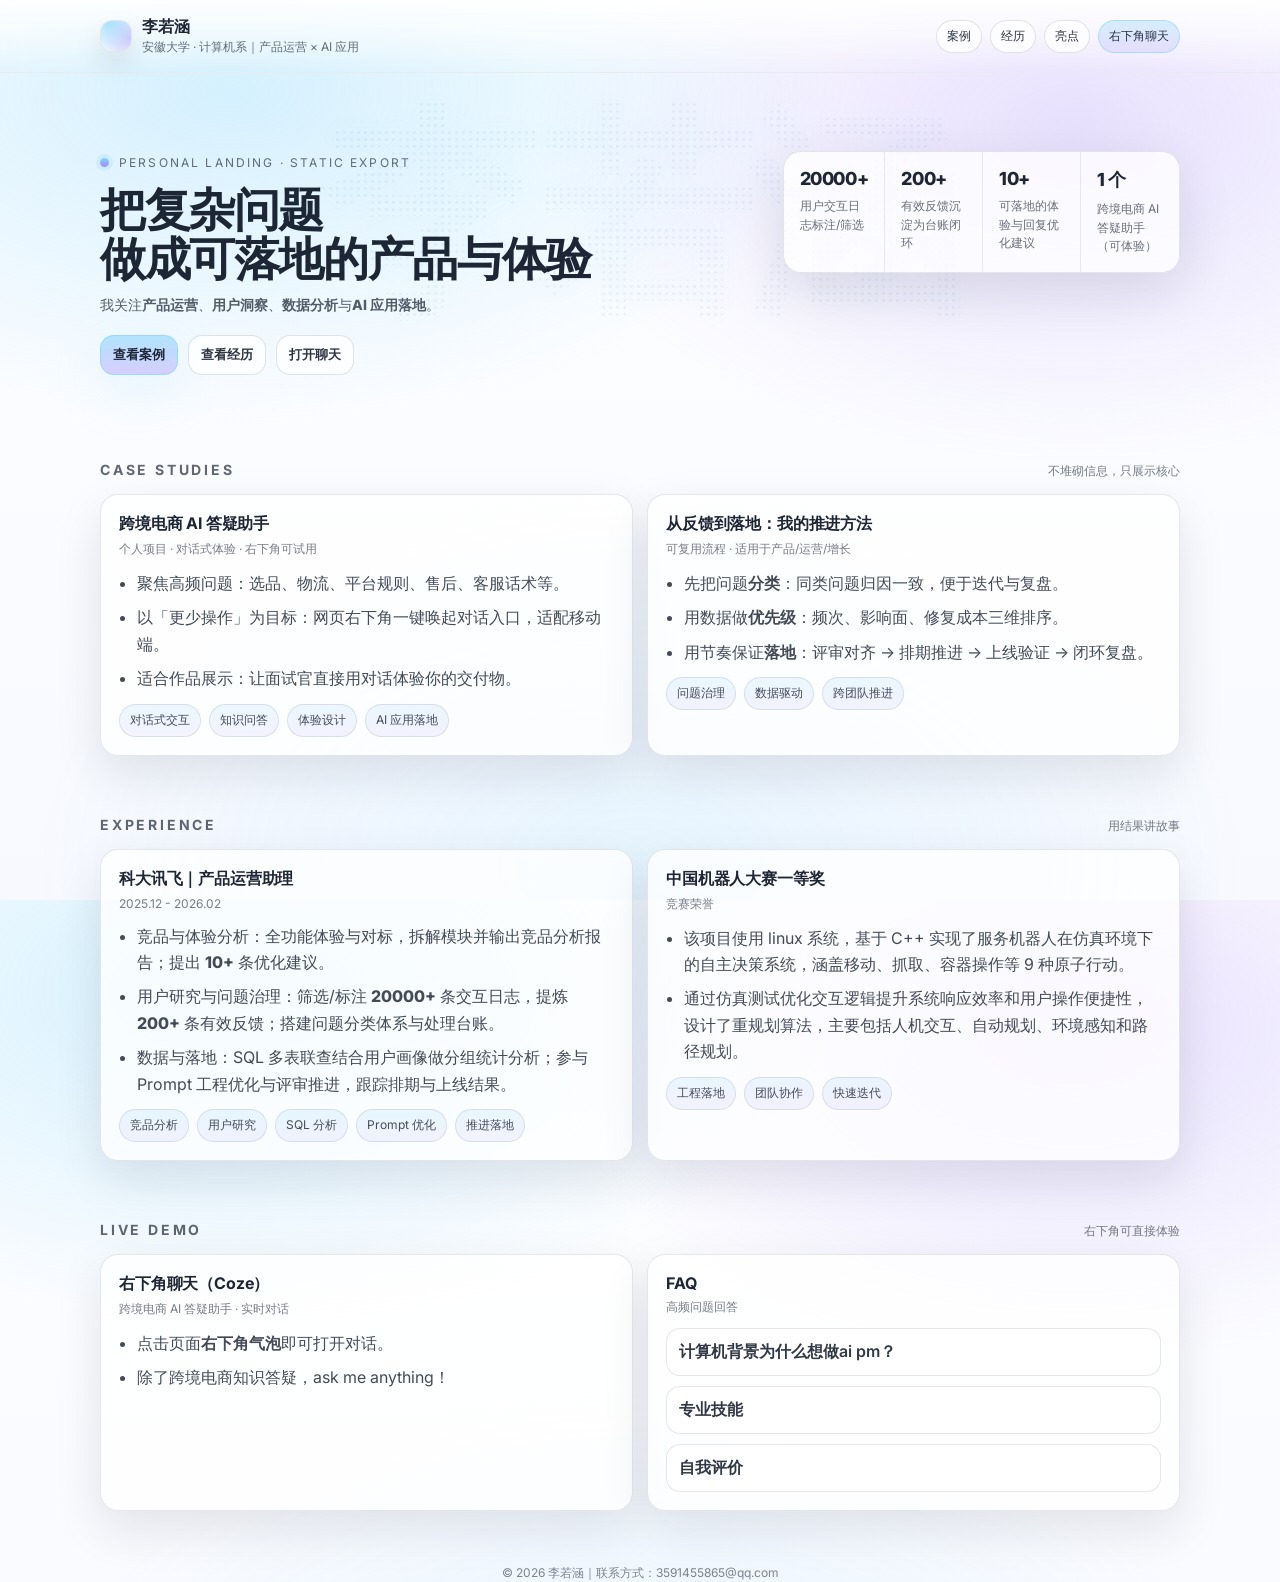
<file: cursor project/index.html>
﻿<!doctype html>
<html lang="zh-CN">
  <head>
    <meta charset="utf-8" />
    <meta name="viewport" content="width=device-width, initial-scale=1" />
    <title>李若涵｜个人主页</title>
    <meta
      name="description"
      content="李若涵｜安徽大学计算机系｜产品运营 × AI 应用。科大讯飞产品运营助理实习、中国机器人大赛一等奖、跨境电商 AI 答疑助手（右下角可体验）。"
    />
    <meta property="og:title" content="李若涵｜个人主页" />
    <meta
      property="og:description"
      content="产品运营 × AI 应用：案例、经历与右下角实时聊天 Demo。"
    />
    <meta property="og:type" content="website" />
    <meta name="theme-color" content="#F7F9FF" />
    <link rel="icon" href="favicon.svg" />

    <link rel="preconnect" href="https://fonts.googleapis.com" />
    <link rel="preconnect" href="https://fonts.gstatic.com" crossorigin />
    <link
      href="https://fonts.googleapis.com/css2?family=Inter:wght@400;500;600;700;800&display=swap"
      rel="stylesheet"
    />

    <style>
      :root {
        --bg0: #ffffff;
        --bg1: #f7f9ff;
        --text: rgba(16, 24, 40, 0.94);
        --muted: rgba(16, 24, 40, 0.62);
        --line: rgba(16, 24, 40, 0.12);
        --panel: rgba(255, 255, 255, 0.78);
        --panel2: rgba(255, 255, 255, 0.58);
        --a1: #7dd3fc; /* 淡蓝 */
        --a2: #a78bfa; /* 淡紫 */
        --shadow: 0 18px 55px rgba(16, 24, 40, 0.12);
      }

      * { box-sizing: border-box; }
      html, body { height: 100%; }
      body {
        margin: 0;
        font-family: Inter, ui-sans-serif, system-ui, -apple-system, "Segoe UI", Roboto, "PingFang SC",
          "Hiragino Sans GB", "Microsoft YaHei", "Noto Sans CJK SC", Arial, sans-serif;
        color: var(--text);
        background:
          radial-gradient(980px 540px at 18% 10%, rgba(125, 211, 252, 0.32), transparent 62%),
          radial-gradient(900px 560px at 84% 14%, rgba(167, 139, 250, 0.26), transparent 60%),
          radial-gradient(1100px 680px at 50% 96%, rgba(125, 211, 252, 0.14), transparent 55%),
          linear-gradient(180deg, var(--bg0), var(--bg1));
      }
      body::before {
        content: "";
        position: fixed;
        inset: 0;
        pointer-events: none;
        background:
          radial-gradient(1px 1px at 12% 22%, rgba(16, 24, 40, 0.08), transparent 60%),
          radial-gradient(1px 1px at 78% 34%, rgba(16, 24, 40, 0.06), transparent 60%),
          radial-gradient(1px 1px at 44% 66%, rgba(16, 24, 40, 0.06), transparent 60%),
          radial-gradient(1px 1px at 65% 78%, rgba(16, 24, 40, 0.05), transparent 60%);
        opacity: 0.28;
        mix-blend-mode: multiply;
      }

      a { color: inherit; text-decoration: none; }
      strong { font-weight: 800; }

      .container {
        width: min(1080px, calc(100% - 40px));
        margin: 0 auto;
      }

      .nav {
        position: sticky;
        top: 0;
        z-index: 20;
        padding: 16px 0;
        backdrop-filter: blur(12px);
        background: linear-gradient(180deg, rgba(255, 255, 255, 0.92), rgba(255, 255, 255, 0.55), rgba(255, 255, 255, 0));
        border-bottom: 1px solid rgba(16, 24, 40, 0.08);
      }
      .nav-inner {
        display: flex;
        align-items: center;
        justify-content: space-between;
        gap: 14px;
      }
      .brand {
        display: flex;
        align-items: center;
        gap: 10px;
        min-width: 0;
      }
      .mark {
        width: 32px;
        height: 32px;
        border-radius: 12px;
        border: 1px solid rgba(16, 24, 40, 0.10);
        background: rgba(255, 255, 255, 0.75);
        box-shadow: 0 12px 28px rgba(16, 24, 40, 0.10);
        position: relative;
        overflow: hidden;
      }
      .mark::after {
        content: "";
        position: absolute;
        inset: -40%;
        background:
          radial-gradient(circle at 30% 30%, rgba(125, 211, 252, 0.85), rgba(125, 211, 252, 0) 60%),
          radial-gradient(circle at 75% 45%, rgba(167, 139, 250, 0.65), rgba(167, 139, 250, 0) 60%);
        transform: rotate(18deg);
        opacity: 0.75;
      }
      .brand-title {
        display: grid;
        gap: 1px;
        min-width: 0;
      }
      .brand-title strong {
        font-weight: 800;
        letter-spacing: 0.2px;
        white-space: nowrap;
        overflow: hidden;
        text-overflow: ellipsis;
      }
      .brand-title span {
        font-size: 12px;
        color: var(--muted);
        white-space: nowrap;
        overflow: hidden;
        text-overflow: ellipsis;
      }
      .nav-links {
        display: flex;
        flex-wrap: wrap;
        justify-content: flex-end;
        gap: 8px;
      }
      .chip {
        display: inline-flex;
        align-items: center;
        gap: 8px;
        padding: 7px 10px;
        border-radius: 999px;
        border: 1px solid rgba(16, 24, 40, 0.12);
        background: rgba(255, 255, 255, 0.72);
        color: rgba(16, 24, 40, 0.88);
        font-size: 12px;
        transition: transform 160ms ease, background 160ms ease, border-color 160ms ease;
      }
      .chip:hover {
        transform: translateY(-1px);
        background: rgba(255, 255, 255, 0.90);
        border-color: rgba(16, 24, 40, 0.18);
      }
      .chip.primary {
        border-color: rgba(125, 211, 252, 0.55);
        background: linear-gradient(180deg, rgba(125, 211, 252, 0.30), rgba(167, 139, 250, 0.18));
      }

      .hero {
        position: relative;
        margin: 44px 0 0;
        padding: 34px 0 26px;
      }
      .watermark {
        position: absolute;
        inset: -16px 0 auto 0;
        display: grid;
        place-items: center;
        pointer-events: none;
        opacity: 0.24;
      }
      .watermark span {
        font-weight: 800;
        letter-spacing: -0.03em;
        line-height: 1;
        font-size: min(22vw, 220px);
        background-image: radial-gradient(rgba(16, 24, 40, 0.18) 1px, transparent 1.7px);
        background-size: 7px 7px;
        -webkit-background-clip: text;
        background-clip: text;
        color: transparent;
        text-shadow: 0 0 24px rgba(125, 211, 252, 0.12);
      }
      .hero-grid {
        position: relative;
        z-index: 1;
        display: grid;
        grid-template-columns: 1.25fr 0.75fr;
        gap: 20px;
        align-items: start;
      }
      @media (max-width: 920px) {
        .hero-grid { grid-template-columns: 1fr; }
      }
      .eyebrow {
        display: inline-flex;
        align-items: center;
        gap: 10px;
        font-size: 12px;
        color: rgba(16, 24, 40, 0.62);
        letter-spacing: 0.18em;
        text-transform: uppercase;
      }
      .dot {
        width: 9px;
        height: 9px;
        border-radius: 999px;
        background: linear-gradient(180deg, var(--a1), var(--a2));
        box-shadow: 0 0 0 4px rgba(125, 211, 252, 0.18);
      }
      .title {
        margin: 14px 0 10px;
        font-weight: 800;
        letter-spacing: -0.03em;
        line-height: 1.06;
        font-size: 46px;
      }
      @media (max-width: 520px) {
        .title { font-size: 34px; }
      }
      .subtitle {
        margin: 0;
        color: rgba(16, 24, 40, 0.70);
        line-height: 1.75;
        font-size: 14px;
        max-width: 72ch;
      }
      .cta {
        margin-top: 18px;
        display: flex;
        flex-wrap: wrap;
        gap: 10px;
        align-items: center;
      }
      .btn {
        display: inline-flex;
        align-items: center;
        justify-content: center;
        padding: 10px 12px;
        border-radius: 14px;
        border: 1px solid rgba(16, 24, 40, 0.12);
        background: rgba(255, 255, 255, 0.76);
        color: rgba(16, 24, 40, 0.88);
        font-weight: 600;
        font-size: 13px;
        transition: transform 160ms ease, background 160ms ease, border-color 160ms ease;
      }
      .btn:hover {
        transform: translateY(-1px);
        background: rgba(255, 255, 255, 0.92);
        border-color: rgba(16, 24, 40, 0.18);
      }
      .btn.primary {
        color: rgba(16, 24, 40, 0.92);
        border-color: rgba(125, 211, 252, 0.55);
        background: linear-gradient(180deg, rgba(125, 211, 252, 0.55), rgba(167, 139, 250, 0.40));
        box-shadow: 0 18px 52px rgba(125, 211, 252, 0.16);
      }

      .stats {
        border: 1px solid rgba(16, 24, 40, 0.10);
        border-radius: 18px;
        background: rgba(255, 255, 255, 0.78);
        box-shadow: var(--shadow);
        overflow: hidden;
      }
      .stats-row {
        display: grid;
        grid-template-columns: repeat(4, 1fr);
      }
      @media (max-width: 920px) {
        .stats-row { grid-template-columns: repeat(2, 1fr); }
      }
      @media (max-width: 520px) {
        .stats-row { grid-template-columns: 1fr; }
      }
      .stat {
        padding: 16px 16px;
        border-right: 1px solid rgba(16, 24, 40, 0.08);
      }
      .stat:last-child { border-right: 0; }
      .stat strong {
        display: block;
        font-size: 18px;
        letter-spacing: -0.02em;
      }
      .stat span {
        display: block;
        margin-top: 8px;
        color: rgba(16, 24, 40, 0.62);
        font-size: 12px;
        line-height: 1.55;
      }

      .section {
        margin-top: 54px;
        padding-top: 6px;
      }
      .section-head {
        display: flex;
        align-items: baseline;
        justify-content: space-between;
        gap: 14px;
        margin-bottom: 14px;
      }
      .section-head h2 {
        margin: 0;
        font-size: 14px;
        letter-spacing: 0.20em;
        text-transform: uppercase;
        color: rgba(16, 24, 40, 0.66);
      }
      .section-head p {
        margin: 0;
        color: rgba(16, 24, 40, 0.56);
        font-size: 12px;
      }
      .grid {
        display: grid;
        grid-template-columns: 1fr 1fr;
        gap: 14px;
      }
      @media (max-width: 920px) {
        .grid { grid-template-columns: 1fr; }
      }
      .card {
        border: 1px solid rgba(16, 24, 40, 0.10);
        border-radius: 18px;
        background: rgba(255, 255, 255, 0.78);
        padding: 18px 18px;
        box-shadow: 0 18px 48px rgba(16, 24, 40, 0.10);
      }
      .card h3 {
        margin: 0;
        font-size: 16px;
        letter-spacing: -0.01em;
      }
      .meta {
        margin-top: 6px;
        color: rgba(16, 24, 40, 0.56);
        font-size: 12px;
      }
      .list {
        margin: 12px 0 0;
        padding-left: 18px;
        color: rgba(16, 24, 40, 0.78);
      }
      .list li {
        margin: 8px 0;
        line-height: 1.65;
      }
      .tags {
        margin-top: 12px;
        display: flex;
        flex-wrap: wrap;
        gap: 8px;
      }
      .tag {
        padding: 7px 10px;
        border-radius: 999px;
        border: 1px solid rgba(16, 24, 40, 0.10);
        background: linear-gradient(180deg, rgba(125, 211, 252, 0.14), rgba(167, 139, 250, 0.10));
        color: rgba(16, 24, 40, 0.76);
        font-size: 12px;
      }

      .faq {
        margin-top: 12px;
        display: grid;
        gap: 10px;
      }
      details {
        border: 1px solid rgba(16, 24, 40, 0.10);
        border-radius: 14px;
        background: rgba(255, 255, 255, 0.72);
        padding: 12px 12px;
      }
      summary {
        cursor: pointer;
        list-style: none;
        font-weight: 600;
        color: rgba(16, 24, 40, 0.86);
      }
      summary::-webkit-details-marker { display: none; }
      details p {
        margin: 10px 0 0;
        color: rgba(16, 24, 40, 0.70);
        line-height: 1.7;
        font-size: 13px;
      }

      footer {
        margin: 54px 0 28px;
        color: rgba(16, 24, 40, 0.52);
        font-size: 12px;
        text-align: center;
      }

      @media (prefers-reduced-motion: reduce) {
        .chip, .btn { transition: none; }
      }
    </style>
  </head>
  <body>
    <div class="nav">
      <div class="container nav-inner">
        <div class="brand">
          <div class="mark" aria-hidden="true"></div>
          <div class="brand-title">
            <strong>李若涵</strong>
            <span>安徽大学 · 计算机系｜产品运营 × AI 应用</span>
          </div>
        </div>
        <div class="nav-links">
          <a class="chip" href="#cases">案例</a>
          <a class="chip" href="#experience">经历</a>
          <a class="chip" href="#highlights">亮点</a>
          <a class="chip primary" href="#chat">右下角聊天</a>
        </div>
      </div>
    </div>

    <main class="container">
      <section class="hero" aria-label="Hero">
        <div class="watermark" aria-hidden="true"><span>李若涵</span></div>

        <div class="hero-grid">
          <div>
            <div class="eyebrow"><span class="dot"></span> personal landing · static export</div>
            <div class="title">把复杂问题<br />做成可落地的产品与体验</div>
            <p class="subtitle">
              我关注<strong>产品运营</strong>、<strong>用户洞察</strong>、<strong>数据分析</strong>与<strong>AI 应用落地</strong>。
              
            </p>
            <div class="cta">
              <a class="btn primary" href="#cases">查看案例</a>
              <a class="btn" href="#experience">查看经历</a>
              <a class="btn" href="#chat">打开聊天</a>
            </div>
          </div>

          <div class="stats" aria-label="Stats">
            <div class="stats-row">
              <div class="stat">
                <strong>20000+</strong>
                <span>用户交互日志标注/筛选</span>
              </div>
              <div class="stat">
                <strong>200+</strong>
                <span>有效反馈沉淀为台账闭环</span>
              </div>
              <div class="stat">
                <strong>10+</strong>
                <span>可落地的体验与回复优化建议</span>
              </div>
              <div class="stat">
                <strong>1 个</strong>
                <span>跨境电商 AI 答疑助手（可体验）</span>
              </div>
            </div>
          </div>
        </div>
      </section>

      <section class="section" id="cases">
        <div class="section-head">
          <h2>Case Studies</h2>
          <p>不堆砌信息，只展示核心</p>
        </div>
        <div class="grid">
          <article class="card">
            <h3>跨境电商 AI 答疑助手</h3>
            <div class="meta">个人项目 · 对话式体验 · 右下角可试用</div>
            <ul class="list">
              <li>聚焦高频问题：选品、物流、平台规则、售后、客服话术等。</li>
              <li>以「更少操作」为目标：网页右下角一键唤起对话入口，适配移动端。</li>
              <li>适合作品展示：让面试官直接用对话体验你的交付物。</li>
            </ul>
            <div class="tags">
              <span class="tag">对话式交互</span>
              <span class="tag">知识问答</span>
              <span class="tag">体验设计</span>
              <span class="tag">AI 应用落地</span>
            </div>
          </article>

          <article class="card">
            <h3>从反馈到落地：我的推进方法</h3>
            <div class="meta">可复用流程 · 适用于产品/运营/增长</div>
            <ul class="list">
              <li>先把问题<strong>分类</strong>：同类问题归因一致，便于迭代与复盘。</li>
              <li>用数据做<strong>优先级</strong>：频次、影响面、修复成本三维排序。</li>
              <li>用节奏保证<strong>落地</strong>：评审对齐 → 排期推进 → 上线验证 → 闭环复盘。</li>
            </ul>
            <div class="tags">
              <span class="tag">问题治理</span>
              <span class="tag">数据驱动</span>
              <span class="tag">跨团队推进</span>
            </div>
          </article>
        </div>
      </section>

      <section class="section" id="experience">
        <div class="section-head">
          <h2>Experience</h2>
          <p>用结果讲故事</p>
        </div>
        <div class="grid">
          <article class="card">
            <h3>科大讯飞｜产品运营助理</h3>
            <div class="meta">2025.12 - 2026.02</div>
            <ul class="list">
              <li>竞品与体验分析：全功能体验与对标，拆解模块并输出竞品分析报告；提出 <strong>10+</strong> 条优化建议。</li>
              <li>用户研究与问题治理：筛选/标注 <strong>20000+</strong> 条交互日志，提炼 <strong>200+</strong> 条有效反馈；搭建问题分类体系与处理台账。</li>
              <li>数据与落地：SQL 多表联查结合用户画像做分组统计分析；参与 Prompt 工程优化与评审推进，跟踪排期与上线结果。</li>
            </ul>
            <div class="tags">
              <span class="tag">竞品分析</span>
              <span class="tag">用户研究</span>
              <span class="tag">SQL 分析</span>
              <span class="tag">Prompt 优化</span>
              <span class="tag">推进落地</span>
            </div>
          </article>

          <article class="card" id="highlights">
            <h3>中国机器人大赛一等奖</h3>
            <div class="meta">竞赛荣誉</div>
            <ul class="list">
              <li>该项目使用 linux 系统，基于 C++ 实现了服务机器人在仿真环境下的自主决策系统，涵盖移动、抓取、容器操作等 9 种原子行动。</li>
              <li>通过仿真测试优化交互逻辑提升系统响应效率和用户操作便捷性，设计了重规划算法，主要包括人机交互、自动规划、环境感知和路径规划。</li>
            </ul>
            <div class="tags">
              <span class="tag">工程落地</span>
              <span class="tag">团队协作</span>
              <span class="tag">快速迭代</span>
            </div>
          </article>
        </div>
      </section>

      <section class="section" id="chat">
        <div class="section-head">
          <h2>Live Demo</h2>
          <p>右下角可直接体验</p>
        </div>
        <div class="grid">
          <article class="card">
            <h3>右下角聊天（Coze）</h3>
            <div class="meta">跨境电商 AI 答疑助手 · 实时对话</div>
            <ul class="list">
              <li>点击页面<strong>右下角气泡</strong>即可打开对话。</li>
              <li>除了跨境电商知识答疑，ask me anything！</li>
            </ul>
          </article>

          <article class="card">
            <h3>FAQ</h3>
            <div class="meta">高频问题回答</div>
            <div class="faq">
              <details>
                <summary>计算机背景为什么想做ai pm？</summary>
                <p>技术背景让我理解ai，更能懂ai的底层逻辑，我在做出好的idea的同时也想了解用户的想法，希望通过用户的使用感受来得到正向反馈。</p>
              </details>
              <details>
                <summary>专业技能</summary>
                <p>技能：熟悉LLM、RAG、NLP等领域，理解大模型并熟练使⽤Figma、sql、Axure、MySQL，熟练使用Excel等办公软件
                  语言：英语（CET-6：504），普通话（二级甲等：90.5），德语（A2）</p>
              </details>
              <details>
                <summary>自我评价</summary>
                <p>性格开朗，做事细心，具有良好的学习能力，愿意主动学习；能吃苦耐劳，抗压能力强，善于面对挑战；具备良好的沟通表达和组织协调能力；具有良好的文字表达能力，能够独立处理工作任务，做事认真负责，善于团队合作。</p>
              </details>
            </div>
          </article>
        </div>
      </section>

      <footer>© <span id="y"></span> 李若涵｜联系方式：3591455865@qq.com</footer>
    </main>

    <script>
      document.getElementById("y").textContent = String(new Date().getFullYear());
    </script>

    <!-- Coze Chat Bubble (右下角) -->
    
<script src="https://lf-cdn.coze.cn/obj/unpkg/flow-platform/chat-app-sdk/1.2.0-beta.19/libs/cn/index.js"></script>
<script>
  new CozeWebSDK.WebChatClient({
    config: {
      bot_id: '7614511644510765066',
    },
    componentProps: {
      title: 'Coze',
    },
    auth: {
      type: 'token',
      token: 'pat_6rU99KFVLUHMxPtwHStVg6Iugx5KhrNH1VY1Bt9caR2ZR3B5wZb0vtqj8Fd7lx9X',
      onRefreshToken: function () {
        return 'pat_6rU99KFVLUHMxPtwHStVg6Iugx5KhrNH1VY1Bt9caR2ZR3B5wZb0vtqj8Fd7lx9X'
      }
    }
  });
</script>
 
  </body>
</html>
</file>
